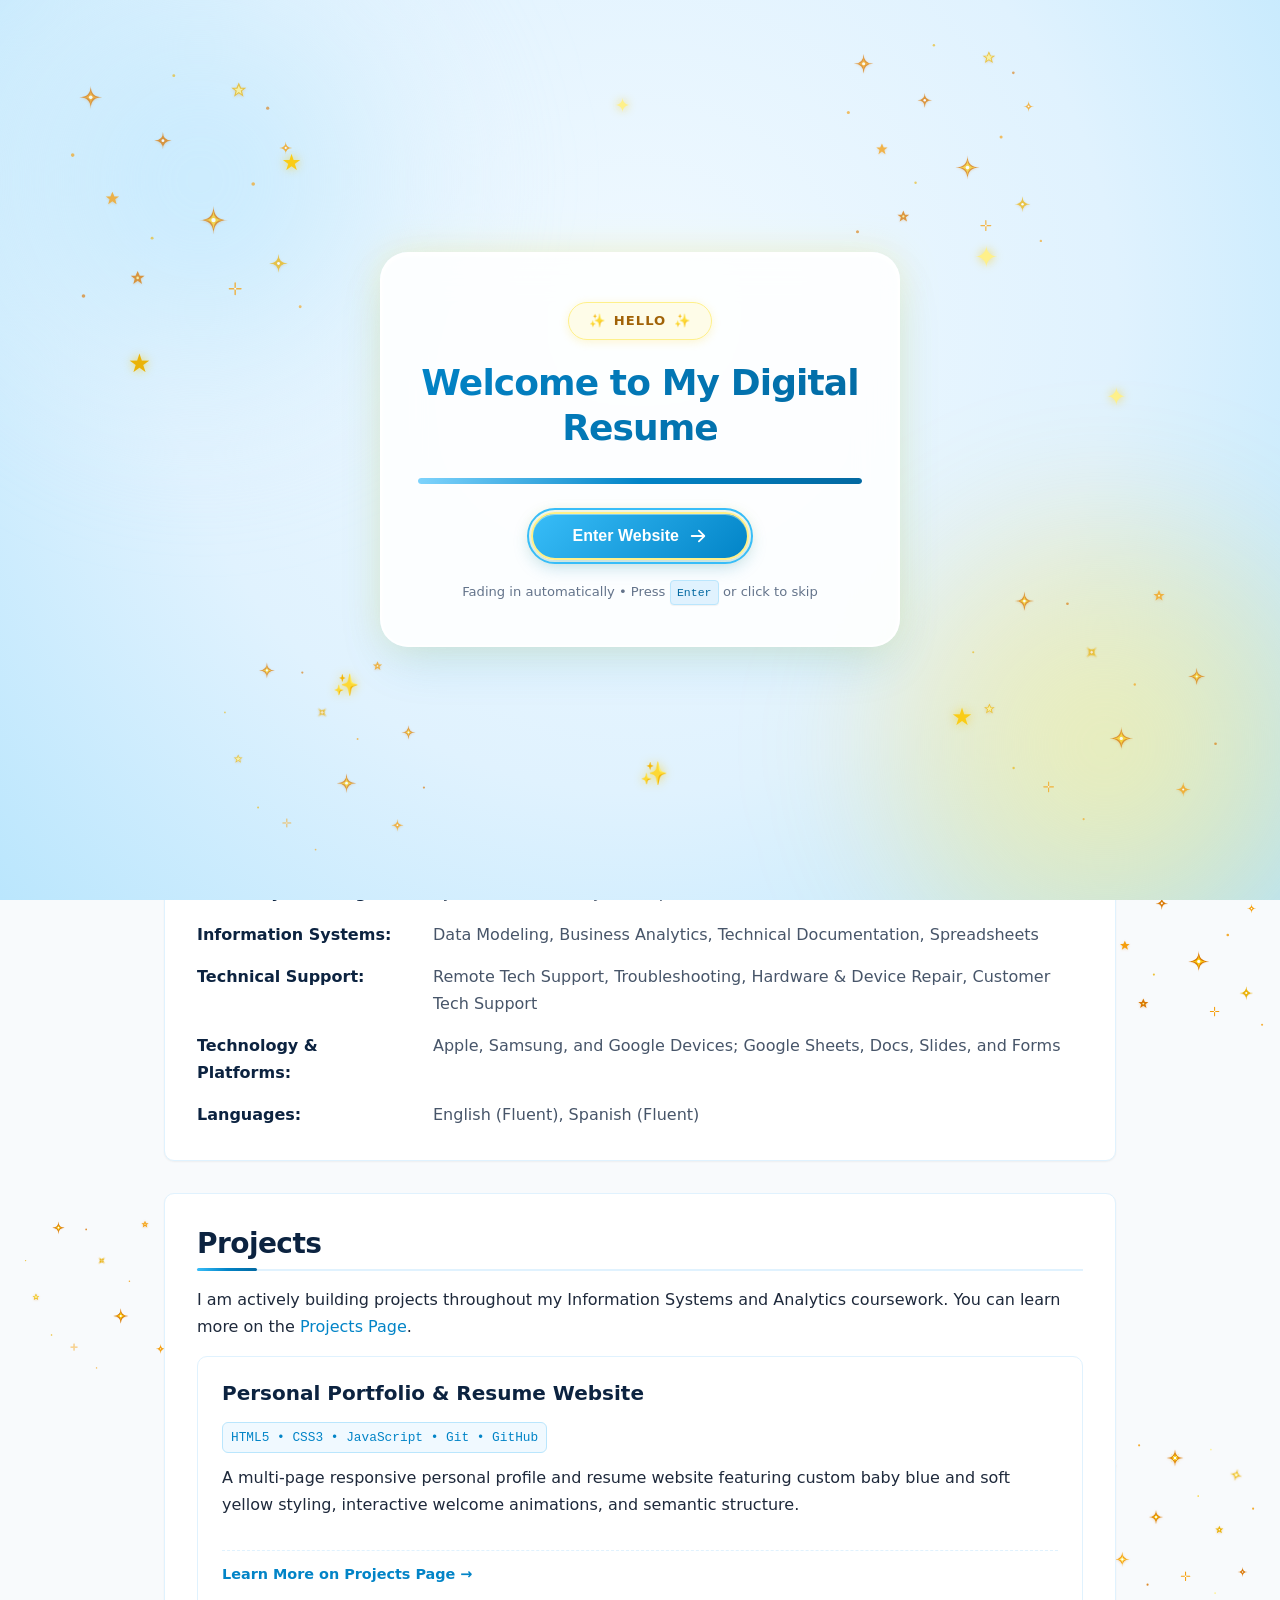
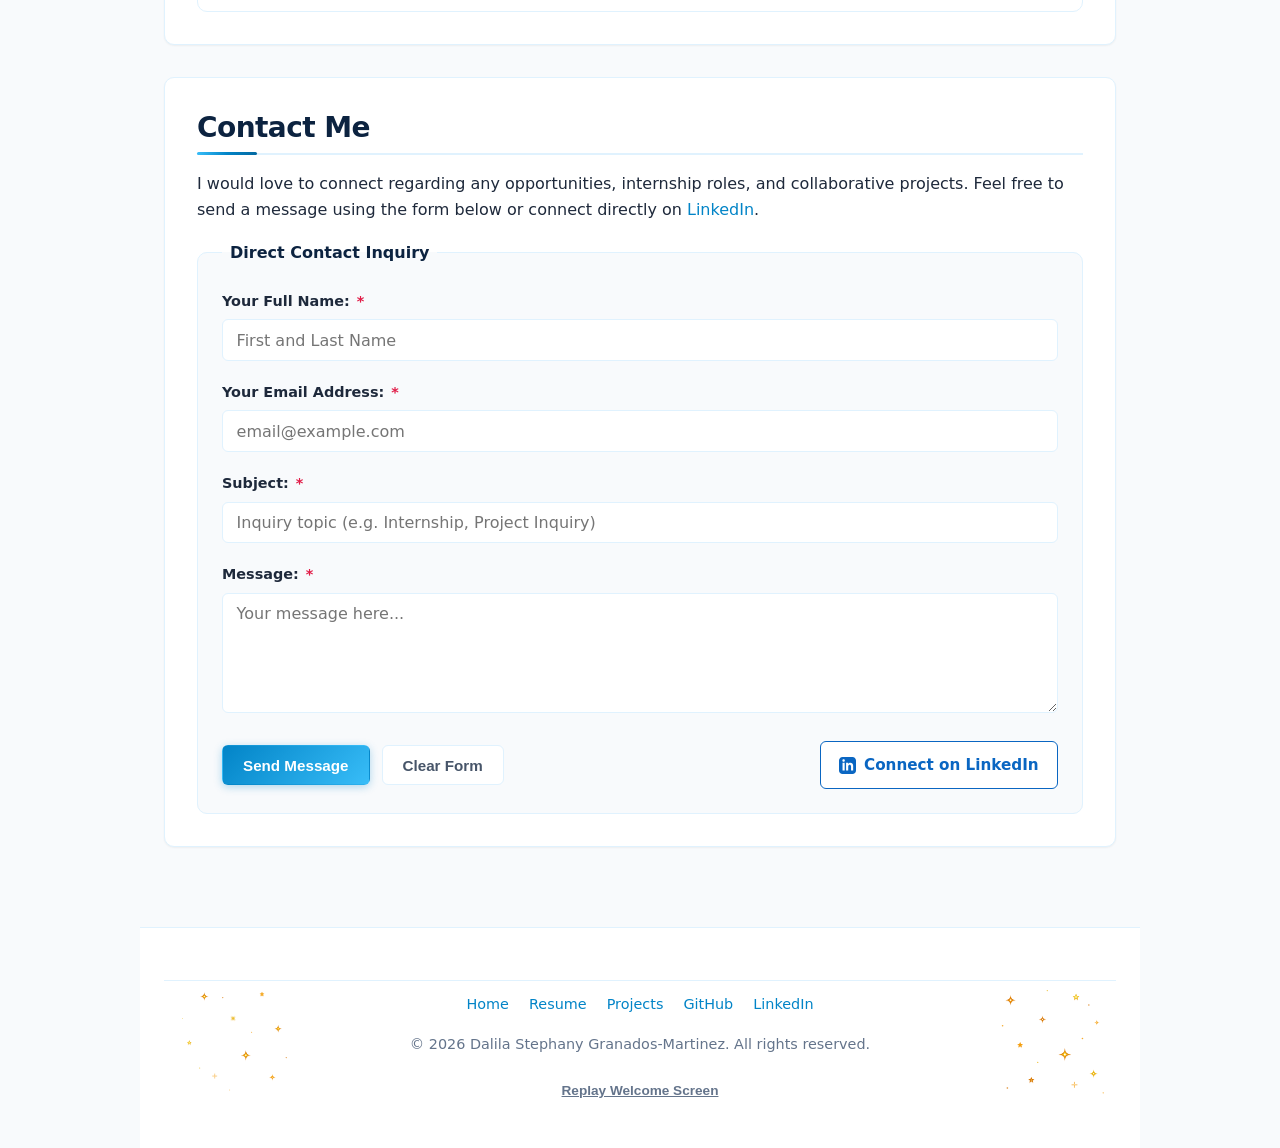
<file: index.html>
<!DOCTYPE html>
<html lang="en">

<head>
    <meta charset="UTF-8">
    <meta name="viewport" content="width=device-width, initial-scale=1.0">
    <meta name="description"
        content="Personal Profile and Portfolio of Dalila Stephany Granados-Martinez, Information Systems and Analytics student at Louisiana State University.">
    <title>Dalila Stephany Granados-Martinez | Home &amp; Profile</title>
    <link rel="icon" type="image/svg+xml" href="data:image/svg+xml,%3Csvg xmlns='http://www.w3.org/2000/svg' viewBox='0 0 24 24'%3E%3Cpath fill='%23facc15' stroke='%23d97706' stroke-width='0.5' d='M12 2l2.4 7.2h7.6l-6.2 4.5 2.4 7.3-6.2-4.5-6.2 4.5 2.4-7.3-6.2-4.5h7.6z'/%3E%3C/svg%3E">
    <link rel="stylesheet" href="styles.css?v=9">
    <noscript>
        <style>
            .welcome-overlay { display: none !important; }
            body.welcome-active { overflow: auto !important; }
        </style>
    </noscript>
</head>

<body class="page-home">

    <!-- Welcome to Digital Resume Splash Overlay -->
    <aside id="welcome-overlay" class="welcome-overlay" role="dialog" aria-modal="true"
        aria-label="Welcome to Digital Resume">
        <div class="welcome-glow-blue" aria-hidden="true"></div>
        <div class="welcome-glow-yellow" aria-hidden="true"></div>

        <!-- Star illustrations clusters -->
        <div class="welcome-star-decor welcome-star-left" aria-hidden="true">
            <img src="gold-stars-1.svg" alt="" width="260" height="260">
        </div>
        <div class="welcome-star-decor welcome-star-right" aria-hidden="true">
            <img src="gold-stars-2.svg" alt="" width="280" height="280">
        </div>
        <div class="welcome-star-decor welcome-star-top-right" aria-hidden="true">
            <img src="gold-stars-1.svg" alt="" width="220" height="220">
        </div>
        <div class="welcome-star-decor welcome-star-bottom-left" aria-hidden="true">
            <img src="gold-stars-2.svg" alt="" width="230" height="230">
        </div>

        <!-- Cute Floating Twinkling Stars -->
        <div class="welcome-sparkles" aria-hidden="true">
            <span class="cute-star star-1">★</span>
            <span class="cute-star star-2">✦</span>
            <span class="cute-star star-3">✨</span>
            <span class="cute-star star-4">★</span>
            <span class="cute-star star-5">✦</span>
            <span class="cute-star star-6">✨</span>
            <span class="cute-star star-7">★</span>
            <span class="cute-star star-8">✦</span>
        </div>

        <div class="welcome-card">
            <div class="welcome-pill">
                <span class="welcome-pill-sparkle">✨</span> Hello <span class="welcome-pill-sparkle">✨</span>
            </div>

            <h2 class="welcome-title">Welcome to My Digital Resume</h2>

            <div class="welcome-timer-bar" aria-hidden="true">
                <div class="welcome-timer-progress" id="welcome-progress"></div>
            </div>

            <div class="welcome-actions">
                <button type="button" id="enter-site-btn" class="welcome-btn-enter">
                    <span>Enter Website</span>
                    <svg class="welcome-arrow-icon" width="18" height="18" viewBox="0 0 20 20" fill="currentColor"
                        aria-hidden="true">
                        <path fill-rule="evenodd"
                            d="M10.293 3.293a1 1 0 011.414 0l6 6a1 1 0 010 1.414l-6 6a1 1 0 01-1.414-1.414L14.586 11H3a1 1 0 110-2h11.586l-4.293-4.293a1 1 0 010-1.414z"
                            clip-rule="evenodd" />
                    </svg>
                </button>
            </div>
            <p class="welcome-hint">Fading in automatically &bull; Press <kbd>Enter</kbd> or click to skip</p>
        </div>
    </aside>

    <header>
        <div class="brand-wrapper">
            <h1 class="brand-title">Dalila Stephany Granados-Martinez</h1>
            <p class="brand-subtitle">Information Systems &amp; Analytics &bull; Cyber Risk Concentration &bull; LSU</p>
            <p class="contact-meta">
                Location: Baton Rouge, Louisiana &bull;
                Email: <a href="mailto:dalilagranados08@gmail.com">dalilagranados08@gmail.com</a> &bull;
                GitHub: <a href="https://github.com/dalila-granados" target="_blank"
                    rel="noopener noreferrer">github.com/dalila-granados</a> &bull;
                LinkedIn: <a href="https://www.linkedin.com/in/dalila-granados-4bb6a51a4" target="_blank"
                    rel="noopener noreferrer">linkedin.com/in/dalila-granados</a>
            </p>
        </div>

        <nav aria-label="Main Navigation">
            <ul class="nav-links">
                <li><button type="button" class="nav-action-btn js-replay-welcome" title="Replay Welcome Intro">✦ Intro</button></li>
                <li><a href="index.html" class="active">Home</a></li>
                <li><a href="resume.html">Resume</a></li>
                <li><a href="project.html">Projects</a></li>
            </ul>
        </nav>
    </header>

    <main>
        <!-- About Section -->
        <section id="about">
            <h2>About Me</h2>
            <div class="profile-card">
                <figure class="profile-avatar">
                    <img src="headshot.png?v=2" alt="Headshot of Dalila Stephany Granados-Martinez" width="160"
                        height="160">
                </figure>
                <div class="profile-content">
                    <p>
                        Welcome! I am <strong>Dalila Stephany Granados-Martinez</strong>, an Information Systems and
                        Analytics undergraduate at <strong>Louisiana State University (LSU)</strong> concentrating in
                        <strong>Cyber Risk</strong>.
                    </p>
                    <p>
                        I am currently an Operations Specialist at Apple,
                        managing end-to-end retail operations, high-volume inventory workflows, and customer problem
                        resolution.
                    </p>
                    <p>
                        My background also includes technical support at LSU Frey Computing Services, serving as Lead
                        Repair Technician at UBreakIFix diagnosing Apple, Samsung, and Google devices, and retail
                        leadership as a Manager at Walgreens.
                    </p>
                    <p>
                        Explore my comprehensive work history and coursework on my <a href="resume.html">Resume</a>
                        page, and review my software and analytics work on the <a href="project.html">Projects</a> page.
                    </p>
                </div>
            </div>
        </section>

        <!-- Core Competencies Overview -->
        <section id="overview">
            <h2>Core Competencies &amp; Skills</h2>
            <dl>
                <dt>Currently Learning:</dt>
                <dd>Python, HTML, CSS, JavaScript, SQL</dd>

                <dt>Information Systems:</dt>
                <dd>Data Modeling, Business Analytics, Technical Documentation, Spreadsheets</dd>

                <dt>Technical Support:</dt>
                <dd>Remote Tech Support, Troubleshooting, Hardware &amp; Device Repair, Customer Tech Support</dd>

                <dt>Technology &amp; Platforms:</dt>
                <dd>Apple, Samsung, and Google Devices; Google Sheets, Docs, Slides, and Forms</dd>

                <dt>Languages:</dt>
                <dd>English (Fluent), Spanish (Fluent)</dd>
            </dl>
        </section>

        <!-- Featured Projects Section -->
        <section id="featured-work">
            <h2>Projects</h2>
            <p>I am actively building projects throughout my Information Systems and Analytics coursework. You can learn
                more on the <a href="project.html">Projects Page</a>.</p>

            <article class="project-card">
                <div>
                    <h3>Personal Portfolio &amp; Resume Website</h3>
                    <span class="project-tech">HTML5 &bull; CSS3 &bull; JavaScript &bull; Git &bull; GitHub</span>
                    <p>A multi-page responsive personal profile and resume website featuring custom baby blue and soft yellow styling, interactive welcome animations, and semantic structure.</p>
                </div>
                <div class="project-links">
                    <a href="project.html">Learn More on Projects Page &rarr;</a>
                </div>
            </article>
        </section>

        <!-- Contact Section -->
        <section id="contact" class="contact-section">
            <h2>Contact Me</h2>
            <p>I would love to connect regarding any opportunities, internship roles, and collaborative projects.
                Feel free to send a message using the form below or connect directly on
                <a href="https://www.linkedin.com/in/dalila-granados-4bb6a51a4" target="_blank" rel="noopener noreferrer">LinkedIn</a>.</p>

            <form id="contact-form" action="https://formsubmit.co/dalilagranados08@gmail.com" method="POST">
                <!-- FormSubmit Configuration & Anti-Spam -->
                <input type="hidden" name="_captcha" value="false">
                <input type="hidden" name="_template" value="table">
                <input type="hidden" name="_subject" id="contact-form-subject" value="New Portfolio Contact Message">
                <input type="text" name="_honey" style="display:none" tabindex="-1" autocomplete="off">

                <fieldset>
                    <legend>Direct Contact Inquiry</legend>

                    <!-- Dynamic Live Status Banner -->
                    <div id="contact-status" class="form-status" aria-live="polite" role="status" style="display: none;"></div>

                    <div class="form-group">
                        <label for="contact-name">Your Full Name: <span class="required-indicator" aria-hidden="true">*</span></label>
                        <input type="text" id="contact-name" name="name" placeholder="First and Last Name" required autocomplete="name">
                    </div>
                    <div class="form-group">
                        <label for="contact-email">Your Email Address: <span class="required-indicator" aria-hidden="true">*</span></label>
                        <input type="email" id="contact-email" name="email" placeholder="email@example.com" required autocomplete="email">
                    </div>
                    <div class="form-group">
                        <label for="contact-subject">Subject: <span class="required-indicator" aria-hidden="true">*</span></label>
                        <input type="text" id="contact-subject" name="subject" placeholder="Inquiry topic (e.g. Internship, Project Inquiry)" required>
                    </div>
                    <div class="form-group">
                        <label for="contact-message">Message: <span class="required-indicator" aria-hidden="true">*</span></label>
                        <textarea id="contact-message" name="message" rows="5" placeholder="Your message here..." required></textarea>
                    </div>
                    <div class="form-actions">
                        <button type="submit" id="contact-submit-btn">
                            <span class="btn-text">Send Message</span>
                            <span class="btn-spinner" aria-hidden="true" style="display: none;">
                                <svg class="spinner-svg" viewBox="0 0 24 24" width="16" height="16">
                                    <circle class="spinner-circle" cx="12" cy="12" r="10" stroke="currentColor" stroke-width="3" fill="none" stroke-linecap="round"/>
                                </svg>
                            </span>
                        </button>
                        <button type="reset" id="contact-reset-btn">Clear Form</button>
                        <a href="https://www.linkedin.com/in/dalila-granados-4bb6a51a4" target="_blank" rel="noopener noreferrer" class="btn-linkedin" id="contact-linkedin-btn">
                            <svg class="linkedin-icon" width="16" height="16" viewBox="0 0 24 24" fill="currentColor" aria-hidden="true">
                                <path d="M19 0h-14c-2.761 0-5 2.239-5 5v14c0 2.761 2.239 5 5 5h14c2.762 0 5-2.239 5-5v-14c0-2.761-2.238-5-5-5zm-11 19h-3v-11h3v11zm-1.5-12.268c-.966 0-1.75-.79-1.75-1.764s.784-1.764 1.75-1.764 1.75.79 1.75 1.764-.783 1.764-1.75 1.764zm13.5 12.268h-3v-5.604c0-3.368-4-3.113-4 0v5.604h-3v-11h3v1.765c1.396-2.586 7-2.777 7 2.476v6.759z"/>
                            </svg>
                            <span>Connect on LinkedIn</span>
                        </a>
                    </div>
                </fieldset>
            </form>
        </section>
    </main>

    <footer>
        <nav aria-label="Footer Navigation" class="footer-nav">
            <a href="index.html">Home</a>
            <a href="resume.html">Resume</a>
            <a href="project.html">Projects</a>
            <a href="https://github.com/dalila-granados" target="_blank" rel="noopener noreferrer">GitHub</a>
            <a href="https://www.linkedin.com/in/dalila-granados-4bb6a51a4" target="_blank" rel="noopener noreferrer">LinkedIn</a>
        </nav>
        <p>&copy; 2026 Dalila Stephany Granados-Martinez. All rights reserved.</p>
        <p><button type="button" class="footer-replay-btn js-replay-welcome">Replay Welcome Screen</button></p>
    </footer>

    <script src="welcome.js"></script>
</body>

</html>
</file>
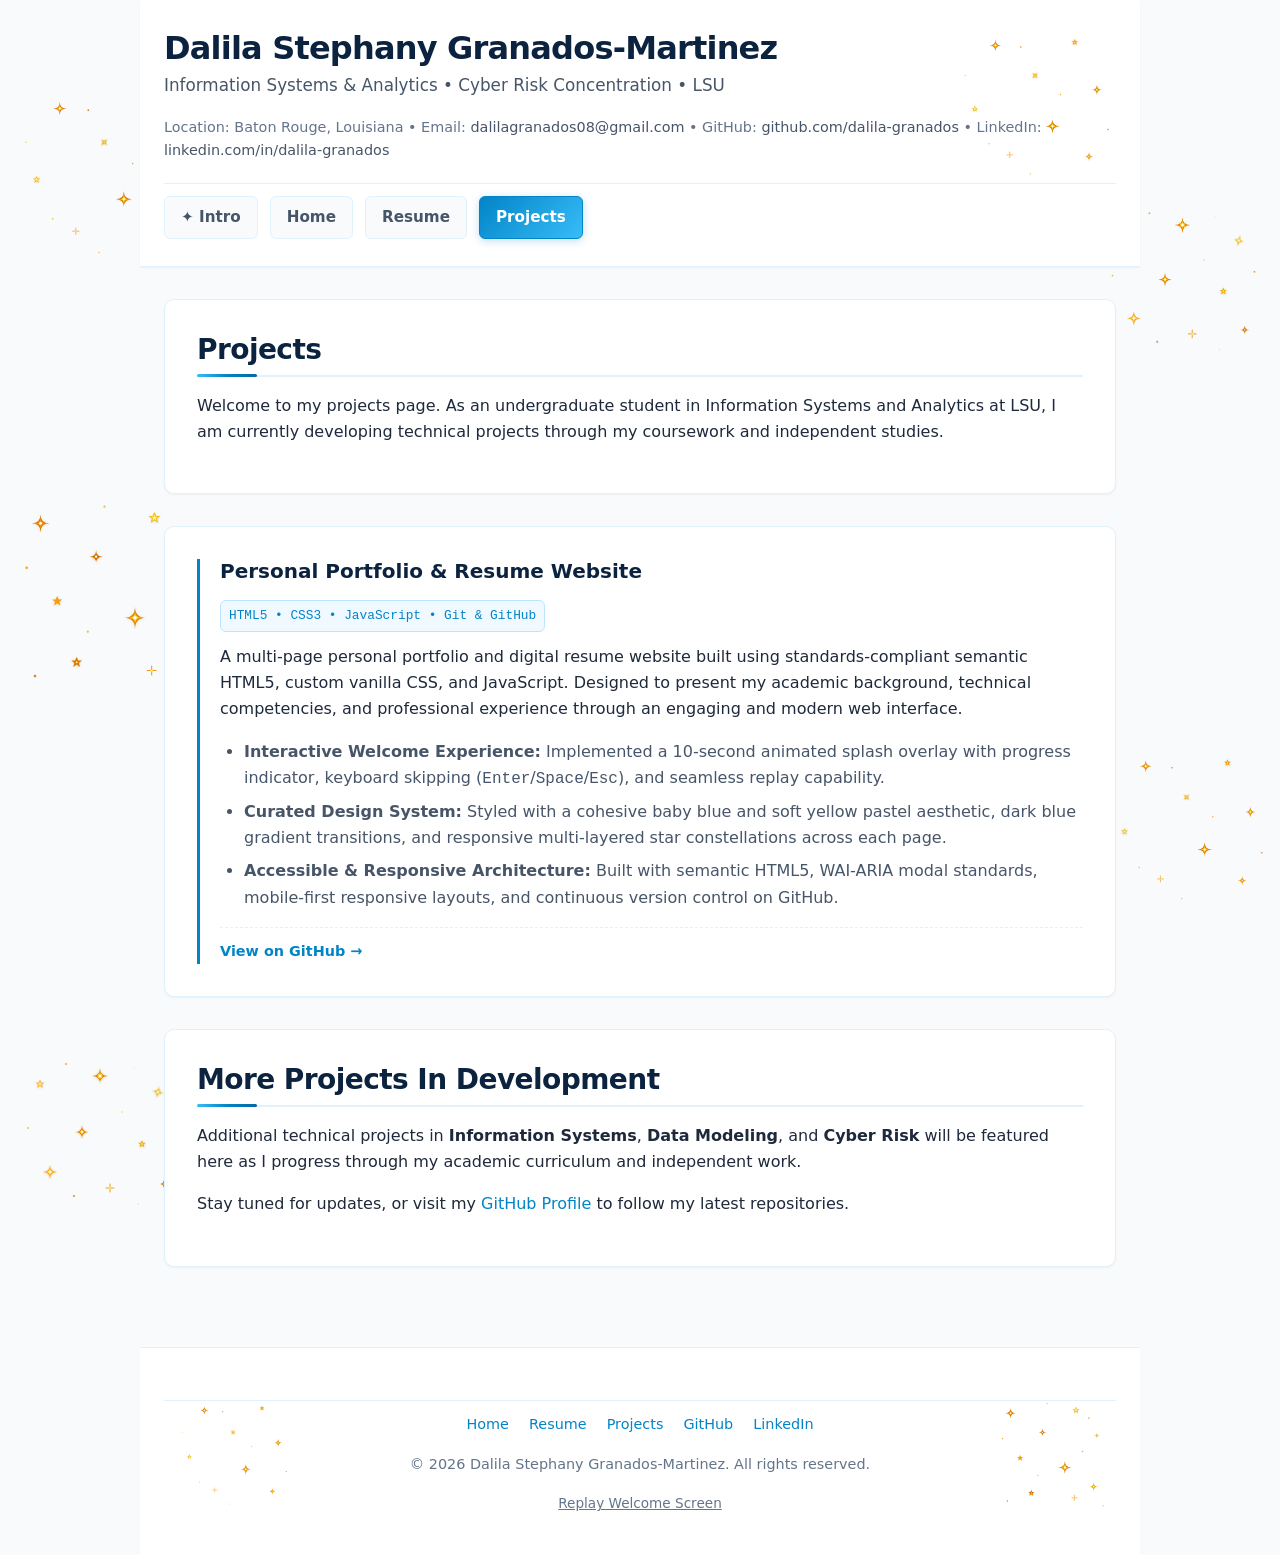
<file: project.html>
<!DOCTYPE html>
<html lang="en">

<head>
    <meta charset="UTF-8">
    <meta name="viewport" content="width=device-width, initial-scale=1.0">
    <meta name="description"
        content="Projects Portfolio of Dalila Stephany Granados-Martinez, Information Systems and Analytics student at Louisiana State University.">
    <title>Dalila Stephany Granados-Martinez | Projects</title>
    <link rel="icon" type="image/svg+xml" href="data:image/svg+xml,%3Csvg xmlns='http://www.w3.org/2000/svg' viewBox='0 0 24 24'%3E%3Cpath fill='%23facc15' stroke='%23d97706' stroke-width='0.5' d='M12 2l2.4 7.2h7.6l-6.2 4.5 2.4 7.3-6.2-4.5-6.2 4.5 2.4-7.3-6.2-4.5h7.6z'/%3E%3C/svg%3E">
    <link rel="stylesheet" href="styles.css?v=9">
</head>

<body class="page-projects">

    <header>
        <div class="brand-wrapper">
            <h1 class="brand-title">Dalila Stephany Granados-Martinez</h1>
            <p class="brand-subtitle">Information Systems &amp; Analytics &bull; Cyber Risk Concentration &bull; LSU</p>
            <p class="contact-meta">
                Location: Baton Rouge, Louisiana &bull;
                Email: <a href="mailto:dalilagranados08@gmail.com">dalilagranados08@gmail.com</a> &bull;
                GitHub: <a href="https://github.com/dalila-granados" target="_blank"
                    rel="noopener noreferrer">github.com/dalila-granados</a> &bull;
                LinkedIn: <a href="https://www.linkedin.com/in/dalila-granados-4bb6a51a4" target="_blank"
                    rel="noopener noreferrer">linkedin.com/in/dalila-granados</a>
            </p>
        </div>

        <nav aria-label="Main Navigation">
            <ul class="nav-links">
                <li><a href="index.html?intro=1" class="nav-action-btn" title="View Welcome Intro">✦ Intro</a></li>
                <li><a href="index.html">Home</a></li>
                <li><a href="resume.html">Resume</a></li>
                <li><a href="project.html" class="active">Projects</a></li>
            </ul>
        </nav>
    </header>

    <main>
        <!-- Projects Overview Section -->
        <section id="projects-overview">
            <h2>Projects</h2>
            <p>
                Welcome to my projects page. As an undergraduate student in Information Systems and Analytics at LSU, I
                am currently developing technical projects through my coursework and independent studies.
            </p>
        </section>

        <!-- Featured Project: Personal Portfolio Website -->
        <section id="personal-website">
            <article>
                <h3>Personal Portfolio &amp; Resume Website</h3>
                <span class="project-tech">HTML5 &bull; CSS3 &bull; JavaScript &bull; Git &amp; GitHub</span>
                <p>
                    A multi-page personal portfolio and digital resume website built using standards-compliant semantic
                    HTML5, custom vanilla CSS, and JavaScript. Designed to present my academic background, technical competencies,
                    and professional experience through an engaging and modern web interface.
                </p>
                <ul>
                    <li><strong>Interactive Welcome Experience:</strong> Implemented a 10-second animated splash overlay with progress indicator, keyboard skipping (<kbd>Enter</kbd>/<kbd>Space</kbd>/<kbd>Esc</kbd>), and seamless replay capability.</li>
                    <li><strong>Curated Design System:</strong> Styled with a cohesive baby blue and soft yellow pastel aesthetic, dark blue gradient transitions, and responsive multi-layered star constellations across each page.</li>
                    <li><strong>Accessible &amp; Responsive Architecture:</strong> Built with semantic HTML5, WAI-ARIA modal standards, mobile-first responsive layouts, and continuous version control on GitHub.</li>
                </ul>

                <div class="project-links">
                    <a href="https://github.com/dalila-granados" target="_blank" rel="noopener noreferrer">View on
                        GitHub &rarr;</a>
                </div>
            </article>
        </section>

        <!-- Upcoming Projects Placeholder Section -->
        <section id="upcoming-projects">
            <h2>More Projects In Development</h2>
            <p>
                Additional technical projects in <strong>Information Systems</strong>, <strong>Data Modeling</strong>,
                and <strong>Cyber Risk</strong> will be featured here as I progress through my academic curriculum and
                independent work.
            </p>
            <p>
                Stay tuned for updates, or visit my <a href="https://github.com/dalila-granados" target="_blank"
                    rel="noopener noreferrer">GitHub Profile</a> to follow my latest repositories.
            </p>
        </section>
    </main>

    <footer>
        <nav aria-label="Footer Navigation" class="footer-nav">
            <a href="index.html">Home</a>
            <a href="resume.html">Resume</a>
            <a href="project.html">Projects</a>
            <a href="https://github.com/dalila-granados" target="_blank" rel="noopener noreferrer">GitHub</a>
            <a href="https://www.linkedin.com/in/dalila-granados-4bb6a51a4" target="_blank" rel="noopener noreferrer">LinkedIn</a>
        </nav>
        <p>&copy; 2026 Dalila Stephany Granados-Martinez. All rights reserved.</p>
        <p><a href="index.html?intro=1" class="footer-replay-btn">Replay Welcome Screen</a></p>
    </footer>

</body>

</html>
</file>
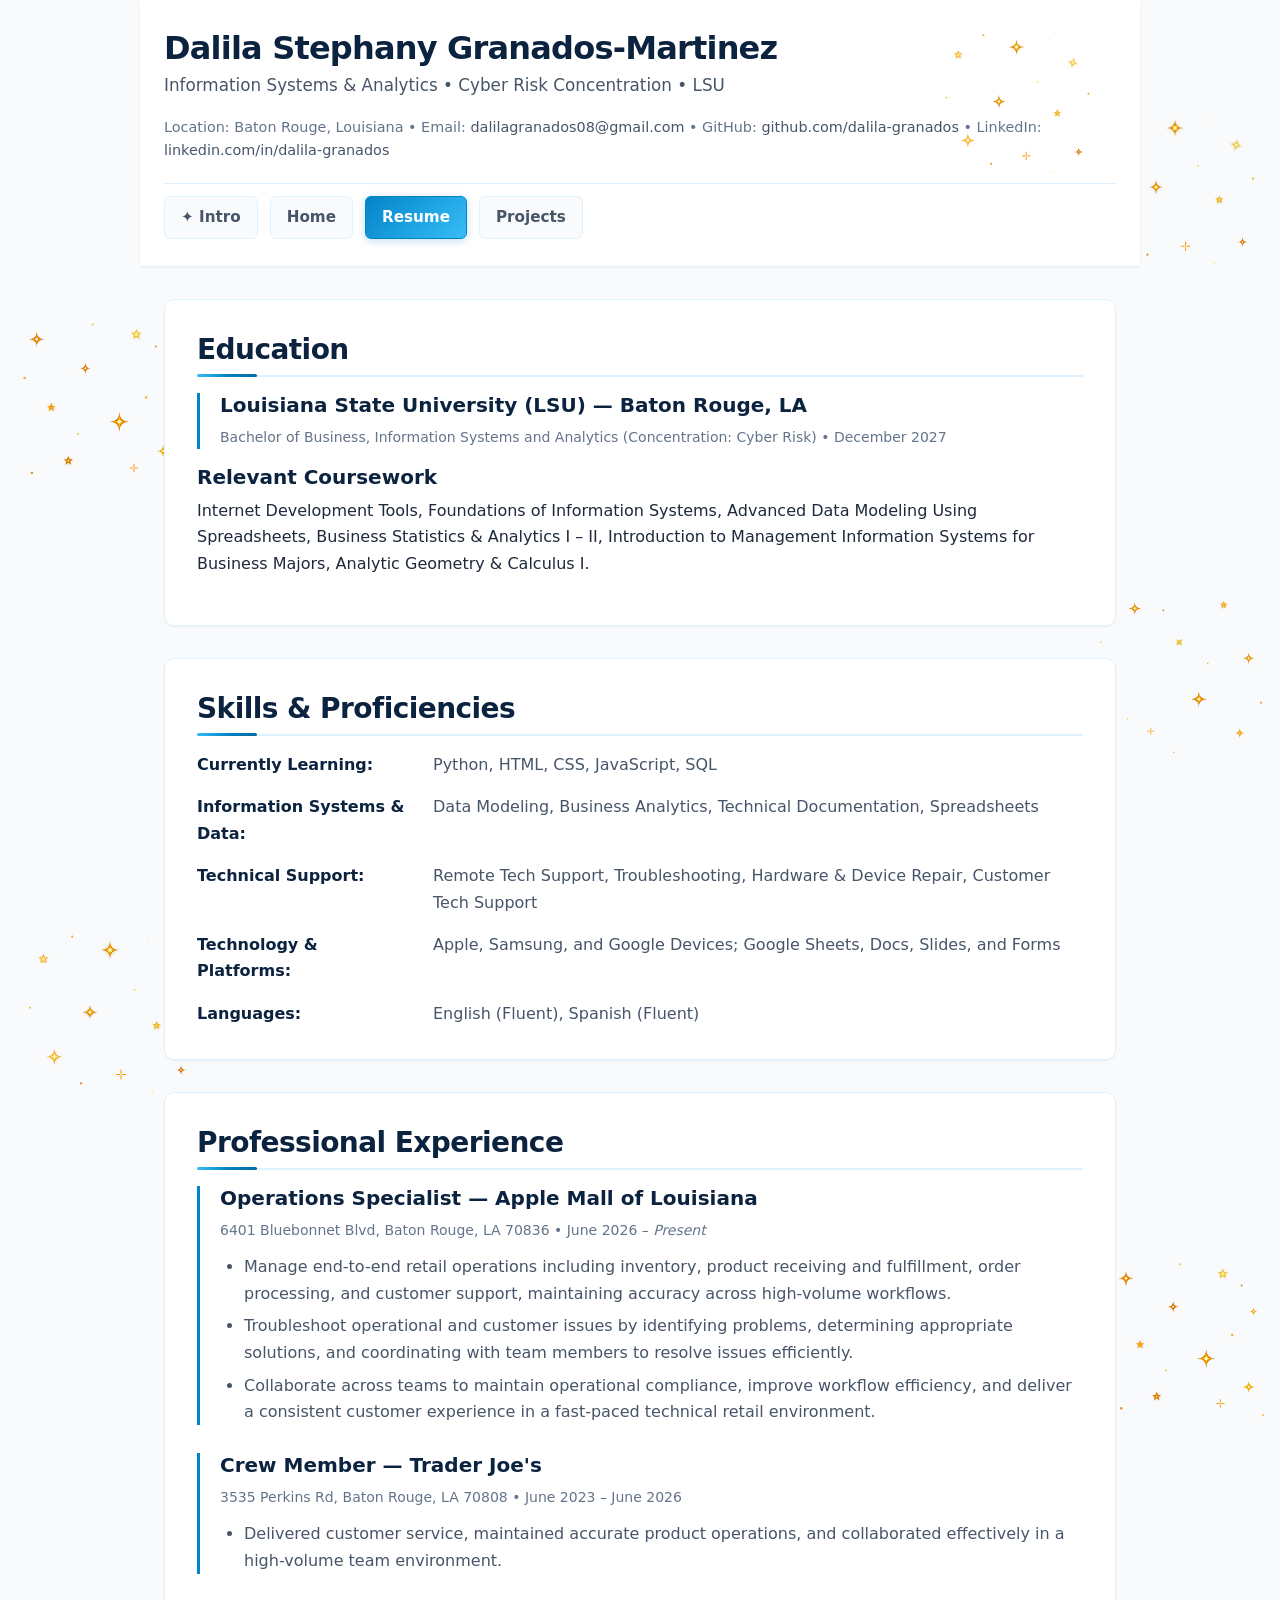
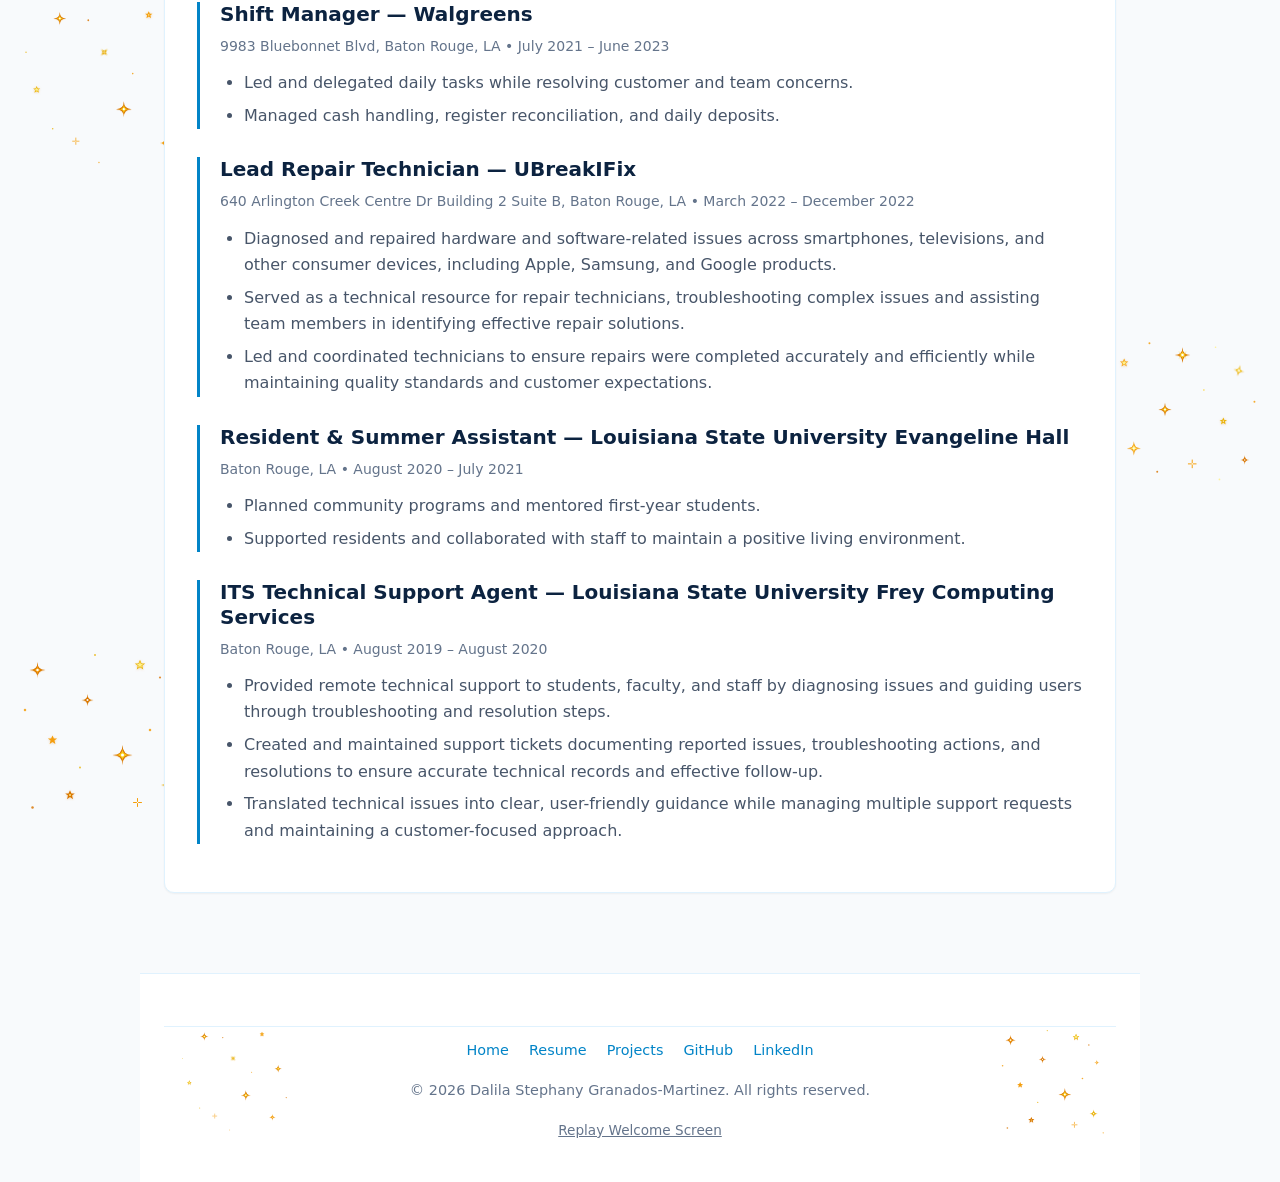
<file: resume.html>
<!DOCTYPE html>
<html lang="en">

<head>
    <meta charset="UTF-8">
    <meta name="viewport" content="width=device-width, initial-scale=1.0">
    <meta name="description"
        content="Resume of Dalila Stephany Granados-Martinez, Information Systems and Analytics student at Louisiana State University.">
    <title>Dalila Stephany Granados-Martinez | Resume</title>
    <link rel="icon" type="image/svg+xml"
        href="data:image/svg+xml,%3Csvg xmlns='http://www.w3.org/2000/svg' viewBox='0 0 24 24'%3E%3Cpath fill='%23facc15' stroke='%23d97706' stroke-width='0.5' d='M12 2l2.4 7.2h7.6l-6.2 4.5 2.4 7.3-6.2-4.5-6.2 4.5 2.4-7.3-6.2-4.5h7.6z'/%3E%3C/svg%3E">
    <link rel="stylesheet" href="styles.css?v=9">
</head>

<body class="page-resume">

    <header>
        <div class="brand-wrapper">
            <h1 class="brand-title">Dalila Stephany Granados-Martinez</h1>
            <p class="brand-subtitle">Information Systems &amp; Analytics &bull; Cyber Risk Concentration &bull; LSU</p>
            <p class="contact-meta">
                Location: Baton Rouge, Louisiana &bull;
                Email: <a href="mailto:dalilagranados08@gmail.com">dalilagranados08@gmail.com</a> &bull;
                GitHub: <a href="https://github.com/dalila-granados" target="_blank"
                    rel="noopener noreferrer">github.com/dalila-granados</a> &bull;
                LinkedIn: <a href="https://www.linkedin.com/in/dalila-granados-4bb6a51a4" target="_blank"
                    rel="noopener noreferrer">linkedin.com/in/dalila-granados</a>
            </p>
        </div>

        <nav aria-label="Main Navigation">
            <ul class="nav-links">
                <li><a href="index.html?intro=1" class="nav-action-btn" title="View Welcome Intro">✦ Intro</a></li>
                <li><a href="index.html">Home</a></li>
                <li><a href="resume.html" class="active">Resume</a></li>
                <li><a href="project.html">Projects</a></li>
            </ul>
        </nav>
    </header>

    <main>
        <!-- Education Section -->
        <section id="education">
            <h2>Education</h2>

            <article>
                <h3>Louisiana State University (LSU) &mdash; Baton Rouge, LA</h3>
                <p class="meta-date">Bachelor of Business, Information Systems and Analytics (Concentration: Cyber Risk)
                    &bull; <time datetime="2027-12">December 2027</time></p>
            </article>

            <h3>Relevant Coursework</h3>
            <p>
                Internet Development Tools, Foundations of Information Systems, Advanced Data Modeling Using
                Spreadsheets, Business Statistics &amp; Analytics I &ndash; II, Introduction to Management Information
                Systems for Business Majors, Analytic Geometry &amp; Calculus I.
            </p>
        </section>

        <!-- Technical & Professional Skills Section -->
        <section id="technical-skills">
            <h2>Skills &amp; Proficiencies</h2>
            <dl>
                <dt>Currently Learning:</dt>
                <dd>Python, HTML, CSS, JavaScript, SQL</dd>

                <dt>Information Systems &amp; Data:</dt>
                <dd>Data Modeling, Business Analytics, Technical Documentation, Spreadsheets</dd>

                <dt>Technical Support:</dt>
                <dd>Remote Tech Support, Troubleshooting, Hardware &amp; Device Repair, Customer Tech Support</dd>

                <dt>Technology &amp; Platforms:</dt>
                <dd>Apple, Samsung, and Google Devices; Google Sheets, Docs, Slides, and Forms</dd>

                <dt>Languages:</dt>
                <dd>English (Fluent), Spanish (Fluent)</dd>
            </dl>
        </section>

        <!-- Work Experience Section -->
        <section id="work-experience">
            <h2>Professional Experience</h2>

            <article>
                <h3>Operations Specialist &mdash; Apple Mall of Louisiana</h3>
                <p class="meta-date">6401 Bluebonnet Blvd, Baton Rouge, LA 70836 &bull; <time datetime="2026-06">June
                        2026</time> &ndash; <em>Present</em></p>
                <ul>
                    <li>Manage end-to-end retail operations including inventory, product receiving and fulfillment,
                        order processing, and customer support, maintaining accuracy across high-volume workflows.</li>
                    <li>Troubleshoot operational and customer issues by identifying problems, determining appropriate
                        solutions, and coordinating with team members to resolve issues efficiently.</li>
                    <li>Collaborate across teams to maintain operational compliance, improve workflow efficiency, and
                        deliver a consistent customer experience in a fast-paced technical retail environment.</li>
                </ul>
            </article>

            <article>
                <h3>Crew Member &mdash; Trader Joe's</h3>
                <p class="meta-date">3535 Perkins Rd, Baton Rouge, LA 70808 &bull; <time datetime="2023-06">June
                        2023</time> &ndash; <time datetime="2026-06">June 2026</time></p>
                <ul>
                    <li>Delivered customer service, maintained accurate product operations, and collaborated effectively
                        in a high-volume team environment.</li>
                </ul>
            </article>

            <article>
                <h3>Shift Manager &mdash; Walgreens</h3>
                <p class="meta-date">9983 Bluebonnet Blvd, Baton Rouge, LA &bull; <time datetime="2021-07">July
                        2021</time> &ndash; <time datetime="2023-06">June 2023</time></p>
                <ul>
                    <li>Led and delegated daily tasks while resolving customer and team concerns.</li>
                    <li>Managed cash handling, register reconciliation, and daily deposits.</li>
                </ul>
            </article>

            <article>
                <h3>Lead Repair Technician &mdash; UBreakIFix</h3>
                <p class="meta-date">640 Arlington Creek Centre Dr Building 2 Suite B, Baton Rouge, LA &bull; <time
                        datetime="2022-03">March 2022</time> &ndash; <time datetime="2022-12">December 2022</time></p>
                <ul>
                    <li>Diagnosed and repaired hardware and software-related issues across smartphones, televisions, and
                        other consumer devices, including Apple, Samsung, and Google products.</li>
                    <li>Served as a technical resource for repair technicians, troubleshooting complex issues and
                        assisting team members in identifying effective repair solutions.</li>
                    <li>Led and coordinated technicians to ensure repairs were completed accurately and efficiently
                        while maintaining quality standards and customer expectations.</li>
                </ul>
            </article>

            <article>
                <h3>Resident &amp; Summer Assistant &mdash; Louisiana State University Evangeline Hall</h3>
                <p class="meta-date">Baton Rouge, LA &bull; <time datetime="2020-08">August 2020</time> &ndash; <time
                        datetime="2021-07">July 2021</time></p>
                <ul>
                    <li>Planned community programs and mentored first-year students.</li>
                    <li>Supported residents and collaborated with staff to maintain a positive living environment.</li>
                </ul>
            </article>

            <article>
                <h3>ITS Technical Support Agent &mdash; Louisiana State University Frey Computing Services</h3>
                <p class="meta-date">Baton Rouge, LA &bull; <time datetime="2019-08">August 2019</time> &ndash; <time
                        datetime="2020-08">August 2020</time></p>
                <ul>
                    <li>Provided remote technical support to students, faculty, and staff by diagnosing issues and
                        guiding users through troubleshooting and resolution steps.</li>
                    <li>Created and maintained support tickets documenting reported issues, troubleshooting actions, and
                        resolutions to ensure accurate technical records and effective follow-up.</li>
                    <li>Translated technical issues into clear, user-friendly guidance while managing multiple support
                        requests and maintaining a customer-focused approach.</li>
                </ul>
            </article>
        </section>
    </main>

    <footer>
        <nav aria-label="Footer Navigation" class="footer-nav">
            <a href="index.html">Home</a>
            <a href="resume.html">Resume</a>
            <a href="project.html">Projects</a>
            <a href="https://github.com/dalila-granados" target="_blank" rel="noopener noreferrer">GitHub</a>
            <a href="https://www.linkedin.com/in/dalila-granados-4bb6a51a4" target="_blank" rel="noopener noreferrer">LinkedIn</a>
        </nav>
        <p>&copy; 2026 Dalila Stephany Granados-Martinez. All rights reserved.</p>
        <p><a href="index.html?intro=1" class="footer-replay-btn">Replay Welcome Screen</a></p>
    </footer>

</body>

</html>
</file>
<file: styles.css>
/* ==========================================================================
   Dalila Granados - Personal Portfolio & Resume Stylesheet
   Modern, responsive, and clean design system using Vanilla CSS.
   ========================================================================== */

/* CSS Custom Properties / Design Tokens - Baby Blue & Soft Yellow Theme */
:root {
    --primary-color: #0284c7;       /* Rich Baby Blue / Sky for accessible text & elements */
    --primary-hover: #0369a1;       /* Deep Sky Blue for hover states */
    --primary-light: #f0f9ff;       /* Very soft baby blue tint for badges, tags, pills */
    --primary-baby-blue: #38bdf8;   /* Vibrant baby blue for gradients, glows, and accents */
    --primary-sky-soft: #bae6fd;    /* Soft pastel baby blue */
    
    --secondary-color: #0c2340;     /* Deep midnight navy for bold headings & text contrast */
    
    --accent-color: #facc15;        /* Soft sunny yellow */
    --accent-soft: #fef08a;         /* Delicate soft butter yellow */
    --accent-light: #fefce8;        /* Ultra soft pastel yellow for hovers & highlights */
    --accent-glow: rgba(250, 204, 21, 0.4);

    --text-primary: #1e293b;
    --text-secondary: #475569;
    --text-muted: #64748b;
    --bg-main: #f8fafc;
    --bg-card: #ffffff;
    --border-color: #e0f2fe;
    --border-hover: #bae6fd;

    --shadow-sm: 0 1px 2px 0 rgba(0, 0, 0, 0.05);
    --shadow-md: 0 4px 6px -1px rgba(0, 0, 0, 0.08), 0 2px 4px -2px rgba(0, 0, 0, 0.06);
    --shadow-lg: 0 10px 15px -3px rgba(0, 0, 0, 0.08), 0 4px 6px -4px rgba(0, 0, 0, 0.06);

    --font-sans: system-ui, -apple-system, BlinkMacSystemFont, "Segoe UI", Roboto, Oxygen, Ubuntu, Cantarell, "Open Sans", "Helvetica Neue", sans-serif;
    --font-mono: ui-monospace, SFMono-Regular, Menlo, Monaco, Consolas, "Liberation Mono", "Courier New", monospace;

    --radius-sm: 6px;
    --radius-md: 10px;
    --radius-lg: 16px;
    --radius-full: 9999px;

    --transition-fast: 0.15s ease-in-out;
    --transition-normal: 0.25s ease-in-out;
}

/* Reset & Base Styles */
*,
*::before,
*::after {
    box-sizing: border-box;
    margin: 0;
    padding: 0;
}

html {
    font-size: 16px;
    scroll-behavior: smooth;
}

body {
    font-family: var(--font-sans);
    line-height: 1.65;
    color: var(--text-primary);
    background-color: var(--bg-main);
    min-height: 100vh;
    display: flex;
    flex-direction: column;
    overflow-x: hidden;
}

:focus-visible {
    outline: 2px solid var(--primary-baby-blue);
    outline-offset: 2px;
}

/* Page 1: Home Page Star Constellation */
body.page-home {
    background-image: 
        url('gold-stars-1.svg'),
        url('gold-stars-2.svg'),
        url('gold-stars-3.svg'),
        url('gold-stars-1.svg'),
        url('gold-stars-2.svg'),
        url('gold-stars-3.svg');
    background-repeat: no-repeat, no-repeat, no-repeat, no-repeat, no-repeat, no-repeat;
    background-position: 
        calc(50% - 640px) 130px,
        calc(50% + 530px) 250px,
        calc(50% - 610px) 630px,
        calc(50% + 540px) 840px,
        calc(50% - 630px) 1200px,
        calc(50% + 510px) 1420px;
    background-size: 260px auto, 310px auto, 240px auto, 270px auto, 250px auto, 280px auto;
}

/* Page 2: Resume Page Star Constellation (Distinct Rhythm & Higher Frequency for Longer Page) */
body.page-resume {
    background-image: 
        url('gold-stars-3.svg'),
        url('gold-stars-1.svg'),
        url('gold-stars-2.svg'),
        url('gold-stars-3.svg'),
        url('gold-stars-1.svg'),
        url('gold-stars-2.svg'),
        url('gold-stars-3.svg'),
        url('gold-stars-1.svg');
    background-repeat: no-repeat, no-repeat, no-repeat, no-repeat, no-repeat, no-repeat, no-repeat, no-repeat;
    background-position: 
        calc(50% + 540px) 90px,
        calc(50% - 630px) 310px,
        calc(50% + 520px) 580px,
        calc(50% - 650px) 910px,
        calc(50% + 540px) 1250px,
        calc(50% - 610px) 1590px,
        calc(50% + 530px) 1920px,
        calc(50% - 630px) 2240px;
    background-size: 290px auto, 250px auto, 280px auto, 300px auto, 240px auto, 280px auto, 260px auto, 250px auto;
}

/* Page 3: Projects Page Star Constellation (Playful Asymmetric Placement) */
body.page-projects {
    background-image: 
        url('gold-stars-2.svg'),
        url('gold-stars-3.svg'),
        url('gold-stars-1.svg'),
        url('gold-stars-2.svg'),
        url('gold-stars-3.svg');
    background-repeat: no-repeat, no-repeat, no-repeat, no-repeat, no-repeat;
    background-position: 
        calc(50% - 620px) 80px,
        calc(50% + 510px) 190px,
        calc(50% - 650px) 490px,
        calc(50% + 550px) 740px,
        calc(50% - 590px) 1040px;
    background-size: 280px auto, 250px auto, 300px auto, 240px auto, 270px auto;
}

/* Typography */
h1,
h2,
h3,
h4,
h5,
h6 {
    color: var(--secondary-color);
    font-weight: 700;
    line-height: 1.25;
}

h1 {
    font-size: 2.25rem;
    letter-spacing: -0.025em;
    margin-bottom: 0.5rem;
}

h2 {
    font-size: 1.75rem;
    letter-spacing: -0.02em;
    margin-bottom: 1rem;
    padding-bottom: 0.5rem;
    border-bottom: 2px solid var(--border-color);
    position: relative;
}

h2::after {
    content: "";
    position: absolute;
    bottom: -2px;
    left: 0;
    width: 60px;
    height: 3px;
    border-radius: 2px;
    background: linear-gradient(90deg, #38bdf8 0%, #0284c7 50%, #0369a1 100%);
}

h3 {
    font-size: 1.25rem;
    margin-top: 1rem;
    margin-bottom: 0.5rem;
}

p {
    margin-bottom: 1rem;
}

a {
    color: var(--primary-color);
    text-decoration: none;
    transition: color var(--transition-fast);
}

a:hover {
    color: var(--primary-hover);
    text-decoration: underline;
}

/* Layout Container */
.container,
header,
main,
footer {
    width: 100%;
    max-width: 1000px;
    margin-left: auto;
    margin-right: auto;
    padding-left: 1.5rem;
    padding-right: 1.5rem;
}

main {
    flex: 1 0 auto;
    padding-top: 2rem;
    padding-bottom: 3rem;
}

/* Header & Site Brand */
header {
    background-color: var(--bg-card);
    background-image: url('gold-stars-1.svg');
    background-repeat: no-repeat;
    background-position: right 1.75rem top 1rem;
    background-size: 160px auto;
    border-bottom: 1px solid var(--border-color);
    padding-top: 1.75rem;
    padding-bottom: 1.25rem;
    box-shadow: var(--shadow-sm);
    position: relative;
}

body.page-home header {
    background-image: url('gold-stars-1.svg');
    background-position: right 1.75rem top 1rem;
    background-size: 160px auto;
}

body.page-resume header {
    background-image: url('gold-stars-3.svg');
    background-position: right 2.25rem top 0.75rem;
    background-size: 175px auto;
}

body.page-projects header {
    background-image: url('gold-stars-2.svg');
    background-position: right 1.5rem top 1.25rem;
    background-size: 165px auto;
}

.brand-wrapper {
    position: relative;
    z-index: 1;
    margin-bottom: 1rem;
}

.brand-title {
    font-size: 2rem;
    color: var(--secondary-color);
    margin-bottom: 0.25rem;
}

.brand-subtitle {
    font-size: 1.05rem;
    color: var(--text-secondary);
    font-weight: 500;
}

.contact-meta {
    font-size: 0.9rem;
    color: var(--text-muted);
    margin-top: 0.4rem;
}

.contact-meta a {
    color: var(--text-secondary);
    font-weight: 500;
}

.contact-meta a:hover {
    color: var(--primary-color);
}

/* Navigation */
nav {
    margin-top: 1.25rem;
    padding-top: 0.75rem;
    border-top: 1px solid var(--border-color);
}

.nav-links {
    display: flex;
    flex-wrap: wrap;
    align-items: center;
    gap: 0.75rem;
    list-style: none;
    padding: 0;
    margin: 0;
}

.nav-links a {
    display: inline-block;
    padding: 0.5rem 1rem;
    font-size: 0.95rem;
    font-weight: 600;
    color: var(--text-secondary);
    text-decoration: none;
    border-radius: var(--radius-sm);
    background-color: var(--bg-main);
    border: 1px solid var(--border-color);
    transition: all var(--transition-fast);
}

.nav-links a:hover {
    background-color: var(--primary-light);
    color: var(--primary-hover);
    border-color: var(--primary-baby-blue);
    text-decoration: none;
}

.nav-links a.active {
    background: linear-gradient(135deg, var(--primary-color) 0%, var(--primary-baby-blue) 100%);
    color: #ffffff;
    border-color: var(--primary-color);
    box-shadow: 0 2px 8px rgba(2, 132, 199, 0.25);
}

/* Section Card Wrappers */
section {
    position: relative;
    z-index: 1;
    background-color: var(--bg-card);
    border: 1px solid var(--border-color);
    border-radius: var(--radius-md);
    padding: 2rem;
    margin-bottom: 2rem;
    box-shadow: var(--shadow-sm);
    transition: box-shadow var(--transition-normal);
}

section:hover {
    box-shadow: var(--shadow-md);
}

hr {
    border: 0;
    height: 1px;
    background-color: var(--border-color);
    margin: 1.75rem 0;
}

/* Profile / Bio Section */
.profile-card {
    display: flex;
    flex-direction: column;
    gap: 1.5rem;
}

@media (min-width: 640px) {
    .profile-card {
        flex-direction: row;
        align-items: flex-start;
    }
}

.profile-avatar {
    flex-shrink: 0;
    text-align: center;
}

.profile-avatar img {
    width: 160px;
    height: 160px;
    object-fit: cover;
    border-radius: var(--radius-lg);
    border: 3px solid var(--border-color);
    background-color: var(--bg-main);
    box-shadow: var(--shadow-md);
    display: block;
    margin: 0 auto;
}

.profile-avatar figcaption {
    font-size: 0.8rem;
    color: var(--text-muted);
    margin-top: 0.5rem;
    max-width: 180px;
}

.profile-content {
    flex: 1;
}

/* Skills Definition List */
dl {
    display: grid;
    grid-template-columns: 1fr;
    gap: 1rem;
    margin-top: 1rem;
}

@media (min-width: 700px) {
    dl {
        grid-template-columns: 220px 1fr;
        align-items: baseline;
    }
}

dt {
    font-weight: 700;
    color: var(--secondary-color);
}

dd {
    color: var(--text-secondary);
    margin-left: 0;
}

/* Cards & Articles (Experience & Projects) */
article {
    border-left: 3px solid var(--primary-color);
    padding-left: 1.25rem;
    margin-bottom: 1.75rem;
}

article:last-of-type {
    margin-bottom: 0;
}

article h3 {
    margin-top: 0;
    color: var(--secondary-color);
}

.meta-date {
    font-size: 0.875rem;
    color: var(--text-muted);
    margin-bottom: 0.75rem;
    font-weight: 500;
}

ul,
ol {
    margin-bottom: 1rem;
    padding-left: 1.5rem;
}

li {
    margin-bottom: 0.4rem;
    color: var(--text-secondary);
}

/* Project Cards Grid */
.projects-grid {
    display: grid;
    grid-template-columns: 1fr;
    gap: 1.5rem;
}

@media (min-width: 680px) {
    .projects-grid {
        grid-template-columns: 1fr 1fr;
    }
}

.project-card {
    border: 1px solid var(--border-color);
    border-radius: var(--radius-md);
    padding: 1.5rem;
    background-color: var(--bg-card);
    display: flex;
    flex-direction: column;
    justify-content: space-between;
    transition: transform var(--transition-fast), box-shadow var(--transition-fast);
}

.project-card:hover {
    transform: translateY(-2px);
    box-shadow: 0 8px 20px -4px rgba(2, 132, 199, 0.12);
    border-color: var(--primary-sky-soft);
}

.project-card h3 {
    margin-top: 0;
}

.project-tech {
    display: inline-block;
    font-size: 0.8rem;
    font-family: var(--font-mono);
    background-color: var(--primary-light);
    color: var(--primary-color);
    border: 1px solid var(--primary-sky-soft);
    padding: 0.25rem 0.5rem;
    border-radius: var(--radius-sm);
    margin-top: 0.5rem;
    margin-bottom: 0.75rem;
}

.project-links {
    margin-top: 1rem;
    padding-top: 0.75rem;
    border-top: 1px dashed var(--border-color);
    display: flex;
    gap: 1rem;
    font-weight: 600;
    font-size: 0.9rem;
}

/* Tables */
table {
    width: 100%;
    border-collapse: collapse;
    margin: 1.25rem 0;
    font-size: 0.95rem;
}

th,
td {
    padding: 0.75rem 1rem;
    text-align: left;
    border-bottom: 1px solid var(--border-color);
}

th {
    background-color: var(--bg-main);
    color: var(--secondary-color);
    font-weight: 600;
}

tr:hover td {
    background-color: var(--accent-light);
}

/* Form Styles */
fieldset {
    border: 1px solid var(--border-color);
    border-radius: var(--radius-md);
    padding: 1.5rem;
    background-color: var(--bg-main);
}

legend {
    font-weight: 700;
    color: var(--secondary-color);
    padding: 0 0.5rem;
}

.form-group {
    margin-bottom: 1.25rem;
}

label {
    display: block;
    margin-bottom: 0.35rem;
    font-weight: 600;
    font-size: 0.9rem;
    color: var(--text-primary);
}

input[type="text"],
input[type="email"],
textarea,
select {
    width: 100%;
    padding: 0.65rem 0.85rem;
    border: 1px solid var(--border-color);
    border-radius: var(--radius-sm);
    font-family: inherit;
    font-size: 1rem;
    background-color: #ffffff;
    color: var(--text-primary);
    transition: border-color var(--transition-fast), box-shadow var(--transition-fast);
}

input[type="text"]:focus,
input[type="email"]:focus,
textarea:focus,
select:focus {
    outline: none;
    border-color: var(--primary-baby-blue);
    box-shadow: 0 0 0 3px rgba(56, 189, 248, 0.22);
}

textarea {
    resize: vertical;
    min-height: 120px;
}

.form-actions {
    display: flex;
    flex-wrap: wrap;
    align-items: center;
    gap: 0.75rem;
    margin-top: 1.25rem;
}

button {
    display: inline-flex;
    align-items: center;
    justify-content: center;
    padding: 0.65rem 1.25rem;
    font-size: 0.95rem;
    font-weight: 600;
    border-radius: var(--radius-sm);
    cursor: pointer;
    border: 1px solid transparent;
    transition: all var(--transition-fast);
}

button[type="submit"] {
    background: linear-gradient(135deg, var(--primary-color) 0%, var(--primary-baby-blue) 100%);
    color: #ffffff;
    box-shadow: 0 2px 8px rgba(2, 132, 199, 0.3);
}

button[type="submit"]:hover {
    background: linear-gradient(135deg, var(--primary-hover) 0%, var(--primary-color) 100%);
    box-shadow: 0 4px 14px rgba(2, 132, 199, 0.4);
}

button[type="reset"] {
    background-color: #ffffff;
    color: var(--text-secondary);
    border-color: var(--border-color);
}

button[type="reset"]:hover {
    background-color: var(--border-color);
    color: var(--secondary-color);
}

button:disabled,
button.is-loading {
    opacity: 0.7;
    cursor: not-allowed;
    pointer-events: none;
    box-shadow: none;
}

/* LinkedIn Connect Button */
.btn-linkedin {
    display: inline-flex;
    align-items: center;
    gap: 0.5rem;
    padding: 0.65rem 1.15rem;
    font-size: 0.95rem;
    font-weight: 600;
    color: #0a66c2;
    background-color: #ffffff;
    border: 1px solid #0a66c2;
    border-radius: var(--radius-sm);
    text-decoration: none;
    margin-left: auto;
    transition: all var(--transition-fast);
}

.btn-linkedin:hover {
    background-color: #0a66c2;
    color: #ffffff;
    box-shadow: 0 4px 12px rgba(10, 102, 194, 0.25);
    text-decoration: none;
    transform: translateY(-1px);
}

.btn-linkedin svg {
    flex-shrink: 0;
    width: 17px;
    height: 17px;
    fill: currentColor;
}

/* Required field indicator */
.required-indicator {
    color: #e11d48;
    font-weight: bold;
    margin-left: 2px;
}

/* Contact Form Live Status Feedback Banner */
.form-status {
    border-radius: var(--radius-md);
    padding: 1rem 1.25rem;
    margin-bottom: 1.5rem;
    box-shadow: var(--shadow-sm);
    animation: statusSlideDown 0.3s cubic-bezier(0.16, 1, 0.3, 1) forwards;
}

@keyframes statusSlideDown {
    from {
        opacity: 0;
        transform: translateY(-8px);
    }
    to {
        opacity: 1;
        transform: translateY(0);
    }
}

.form-status .status-body {
    display: flex;
    align-items: flex-start;
    gap: 0.85rem;
}

.form-status .status-icon {
    flex-shrink: 0;
    display: flex;
    align-items: center;
    justify-content: center;
    margin-top: 2px;
}

.form-status .status-message {
    flex: 1;
    font-size: 0.95rem;
    line-height: 1.5;
}

.form-status .status-message strong {
    display: block;
    font-size: 1.05rem;
    margin-bottom: 0.35rem;
}

.form-status .status-message code {
    background: rgba(0, 0, 0, 0.06);
    padding: 0.15rem 0.4rem;
    border-radius: 4px;
    font-family: var(--font-mono);
    font-size: 0.9em;
}

.status-action-row {
    margin-top: 0.85rem;
}

.status-mailto-btn {
    display: inline-flex;
    align-items: center;
    gap: 0.5rem;
    padding: 0.55rem 1.1rem;
    border-radius: var(--radius-sm);
    font-size: 0.9rem;
    font-weight: 600;
    text-decoration: none;
    transition: all var(--transition-fast);
}

/* Success status style */
.form-status.status-success {
    background: linear-gradient(135deg, #f0fdf4 0%, #dcfce7 100%);
    border: 1px solid #86efac;
    color: #14532d;
}

.form-status.status-success .status-icon {
    color: #16a34a;
}

.form-status.status-success .status-message strong {
    color: #14532d;
}

/* Error status style */
.form-status.status-error {
    background: linear-gradient(135deg, #fef2f2 0%, #fee2e2 100%);
    border: 1px solid #fca5a5;
    color: #7f1d1d;
}

.form-status.status-error .status-icon {
    color: #dc2626;
}

.form-status.status-error .status-mailto-btn {
    background-color: #b91c1c;
    color: #ffffff;
    border: 1px solid #991b1b;
    box-shadow: var(--shadow-sm);
}

.form-status.status-error .status-mailto-btn:hover {
    background-color: #991b1b;
    text-decoration: none;
    transform: translateY(-1px);
    box-shadow: var(--shadow-md);
}

/* Loading Spinner */
.btn-spinner {
    display: inline-flex;
    align-items: center;
    justify-content: center;
    margin-left: 0.5rem;
}

.spinner-svg {
    animation: buttonSpin 0.85s linear infinite;
}

.spinner-circle {
    stroke-dasharray: 45, 60;
}

@keyframes buttonSpin {
    0% {
        transform: rotate(0deg);
    }
    100% {
        transform: rotate(360deg);
    }
}

/* Details & Summary (Collapsible) */
details {
    border: 1px solid var(--border-color);
    border-radius: var(--radius-sm);
    padding: 0.75rem 1rem;
    margin-top: 0.75rem;
    background-color: var(--bg-main);
}

summary {
    font-weight: 600;
    cursor: pointer;
    color: var(--secondary-color);
}

details[open] summary {
    margin-bottom: 0.5rem;
}

/* Footer */
footer {
    position: relative;
    background-color: var(--bg-card);
    background-image: 
        url('gold-stars-2.svg'),
        url('gold-stars-1.svg');
    background-repeat: no-repeat, no-repeat;
    background-position: left 2rem center, right 2rem center;
    background-size: 120px auto, 115px auto;
    border-top: 1px solid var(--border-color);
    padding-top: 2rem;
    padding-bottom: 2rem;
    text-align: center;
    font-size: 0.9rem;
    color: var(--text-muted);
}

.footer-nav,
footer p {
    position: relative;
    z-index: 1;
}

footer p {
    margin-bottom: 0.5rem;
}

.footer-nav {
    display: flex;
    justify-content: center;
    gap: 1.25rem;
    margin-bottom: 1rem;
}

/* Responsive Star Accents */
@media (max-width: 1400px) {
    body.page-home {
        background-position: 
            left 10px top 130px,
            right 10px top 250px,
            left 10px top 630px,
            right 10px top 840px,
            left 10px top 1200px,
            right 10px top 1420px;
        background-size: 180px auto, 200px auto, 170px auto, 190px auto, 180px auto, 190px auto;
    }

    body.page-resume {
        background-position: 
            right 10px top 90px,
            left 10px top 310px,
            right 10px top 580px,
            left 10px top 910px,
            right 10px top 1250px,
            left 10px top 1590px,
            right 10px top 1920px,
            left 10px top 2240px;
        background-size: 190px auto, 175px auto, 185px auto, 200px auto, 170px auto, 185px auto, 175px auto, 180px auto;
    }

    body.page-projects {
        background-position: 
            left 10px top 80px,
            right 10px top 190px,
            left 10px top 490px,
            right 10px top 740px,
            left 10px top 1040px;
        background-size: 185px auto, 175px auto, 200px auto, 170px auto, 180px auto;
    }
}

@media (max-width: 1100px) {
    body {
        /* When content fills screen width, keep background clean to prevent overlapping body content */
        background-image: none;
    }

    header {
        background-position: right 1rem top 1rem;
        background-size: 130px auto;
    }

    footer {
        background-position: left 1rem center, right 1rem center;
        background-size: 90px auto, 90px auto;
    }
}

@media (max-width: 768px) {
    header {
        background-position: right 0.5rem top 0.5rem;
        background-size: 100px auto;
    }

    footer {
        background-position: left 0.5rem center, right 0.5rem center;
        background-size: 75px auto, 75px auto;
    }
}

/* ==========================================================================
   Welcome Splash Overlay Styles
   ========================================================================== */

body.welcome-active {
    overflow: hidden;
}

body.welcome-loaded header,
body.welcome-loaded main,
body.welcome-loaded footer {
    animation: welcomePageEntrance 0.8s cubic-bezier(0.16, 1, 0.3, 1) both;
}

@keyframes welcomePageEntrance {
    0% {
        opacity: 0;
        transform: translateY(12px);
    }
    100% {
        opacity: 1;
        transform: translateY(0);
    }
}

/* Splash Overlay Fullscreen Container - Cute Light Blue & Soft Yellow Theme */
.welcome-overlay {
    position: fixed;
    top: 0;
    left: 0;
    width: 100vw;
    height: 100vh;
    z-index: 999999;
    display: flex;
    align-items: center;
    justify-content: center;
    background: radial-gradient(circle at 50% 35%, #f0f9ff 0%, #e0f2fe 55%, #bae6fd 100%);
    padding: 1.5rem;
    overflow: hidden;
    opacity: 1;
    visibility: visible;
    transform: scale(1);
    filter: blur(0);
    transition: 
        opacity 0.75s cubic-bezier(0.16, 1, 0.3, 1),
        transform 0.75s cubic-bezier(0.16, 1, 0.3, 1),
        filter 0.75s cubic-bezier(0.16, 1, 0.3, 1),
        visibility 0.75s;
    user-select: none;
}

/* Fade-out state when transitioning into website */
.welcome-overlay.fade-out {
    opacity: 0;
    visibility: hidden;
    transform: scale(1.04);
    filter: blur(8px);
    pointer-events: none;
}

/* Ambient Baby Blue & Soft Yellow Radial Glows */
.welcome-glow-purple,
.welcome-glow-blue {
    position: absolute;
    top: -120px;
    left: -100px;
    width: 600px;
    height: 600px;
    border-radius: 50%;
    background: radial-gradient(circle, rgba(186, 230, 253, 0.75) 0%, rgba(224, 242, 254, 0.25) 55%, transparent 70%);
    filter: blur(60px);
    pointer-events: none;
    z-index: 1;
}

.welcome-glow-gold,
.welcome-glow-yellow {
    position: absolute;
    bottom: -120px;
    right: -100px;
    width: 550px;
    height: 550px;
    border-radius: 50%;
    background: radial-gradient(circle, rgba(254, 240, 138, 0.65) 0%, rgba(250, 204, 21, 0.15) 55%, transparent 70%);
    filter: blur(60px);
    pointer-events: none;
    z-index: 1;
}

/* Floating Gold Star Illustrations */
.welcome-star-decor {
    position: absolute;
    pointer-events: none;
    z-index: 1;
    opacity: 0.75;
}

.welcome-star-left {
    top: 6%;
    left: 4%;
    max-width: 250px;
    animation: welcomeFloatLeft 7s ease-in-out infinite alternate;
}

.welcome-star-right {
    bottom: 6%;
    right: 4%;
    max-width: 280px;
    animation: welcomeFloatRight 8s ease-in-out infinite alternate;
}

.welcome-star-top-right {
    top: 3%;
    right: 18%;
    max-width: 220px;
    animation: welcomeFloatRight 9s ease-in-out infinite alternate;
}

.welcome-star-bottom-left {
    bottom: 3%;
    left: 16%;
    max-width: 230px;
    animation: welcomeFloatLeft 8.5s ease-in-out infinite alternate;
}

/* Cute Floating Twinkling Stars */
.welcome-sparkles {
    position: absolute;
    inset: 0;
    pointer-events: none;
    z-index: 1;
    overflow: hidden;
}

.cute-star {
    position: absolute;
    color: #eab308;
    text-shadow: 0 0 10px rgba(250, 204, 21, 0.7);
    user-select: none;
    animation: starTwinkle 3s ease-in-out infinite alternate;
}

.star-1 { top: 16%; left: 22%; font-size: 1.4rem; animation-delay: 0.2s; color: #facc15; }
.star-2 { top: 26%; right: 22%; font-size: 1.8rem; animation-delay: 0.8s; color: #fef08a; }
.star-3 { bottom: 22%; left: 26%; font-size: 1.3rem; animation-delay: 1.4s; color: #eab308; }
.star-4 { bottom: 18%; right: 24%; font-size: 1.5rem; animation-delay: 2.1s; color: #facc15; }
.star-5 { top: 10%; left: 48%; font-size: 1.2rem; animation-delay: 0.5s; color: #fef08a; }
.star-6 { bottom: 12%; left: 50%; font-size: 1.4rem; animation-delay: 1.8s; color: #facc15; }
.star-7 { top: 38%; left: 10%; font-size: 1.6rem; animation-delay: 1.1s; color: #eab308; }
.star-8 { top: 42%; right: 12%; font-size: 1.5rem; animation-delay: 2.4s; color: #fef08a; }

@keyframes starTwinkle {
    0% {
        opacity: 0.25;
        transform: scale(0.8) rotate(-10deg);
    }
    50% {
        opacity: 1;
        transform: scale(1.25) rotate(15deg);
    }
    100% {
        opacity: 0.4;
        transform: scale(0.9) rotate(0deg);
    }
}

@keyframes welcomeFloatLeft {
    0% {
        transform: translateY(0) rotate(0deg);
    }
    100% {
        transform: translateY(-16px) rotate(-3deg);
    }
}

@keyframes welcomeFloatRight {
    0% {
        transform: translateY(0) rotate(0deg);
    }
    100% {
        transform: translateY(16px) rotate(3deg);
    }
}

/* Cute Frosted White Welcome Card */
.welcome-card {
    position: relative;
    z-index: 2;
    max-width: 520px;
    width: 100%;
    background: rgba(255, 255, 255, 0.88);
    backdrop-filter: blur(20px);
    -webkit-backdrop-filter: blur(20px);
    border: 2px solid rgba(255, 255, 255, 0.95);
    border-radius: 28px;
    padding: 3rem 2.25rem 2.5rem;
    text-align: center;
    box-shadow: 
        0 20px 50px -10px rgba(2, 132, 199, 0.18),
        0 0 35px rgba(254, 240, 138, 0.4),
        inset 0 2px 4px rgba(255, 255, 255, 0.9);
    animation: welcomeCardPop 0.8s cubic-bezier(0.16, 1, 0.3, 1) both;
}

@keyframes welcomeCardPop {
    0% {
        opacity: 0;
        transform: scale(0.92) translateY(20px);
    }
    100% {
        opacity: 1;
        transform: scale(1) translateY(0);
    }
}

/* Cute Soft Yellow Welcome Pill Badge */
.welcome-pill {
    display: inline-flex;
    align-items: center;
    gap: 0.5rem;
    padding: 0.45rem 1.25rem;
    border-radius: var(--radius-full);
    background: #fefce8;
    border: 1.5px solid #fef08a;
    color: #a16207;
    font-size: 0.82rem;
    font-weight: 700;
    letter-spacing: 0.08em;
    text-transform: uppercase;
    margin-bottom: 1.25rem;
    box-shadow: 0 2px 10px rgba(250, 204, 21, 0.2);
}

.welcome-pill-sparkle {
    color: #eab308;
    animation: starPulse 2s ease-in-out infinite alternate;
}

@keyframes starPulse {
    0% {
        transform: scale(0.9);
        opacity: 0.75;
    }
    100% {
        transform: scale(1.15);
        opacity: 1;
    }
}

/* Typography Inside Welcome Card */
.welcome-title {
    font-size: 2.25rem;
    font-weight: 800;
    line-height: 1.25;
    margin-bottom: 1.75rem;
    color: #0369a1;
    background: linear-gradient(135deg, #0284c7 0%, #0369a1 100%);
    -webkit-background-clip: text;
    -webkit-text-fill-color: transparent;
    letter-spacing: -0.025em;
    border: none;
    padding-bottom: 0;
}

.welcome-title::after {
    display: none;
}

/* 10-Second Timer Progress Bar */
.welcome-timer-bar {
    width: 100%;
    height: 6px;
    background: #e0f2fe;
    border-radius: var(--radius-full);
    margin-bottom: 1.75rem;
    overflow: hidden;
    position: relative;
}

.welcome-timer-progress {
    height: 100%;
    width: 0%;
    background: linear-gradient(90deg, #7dd3fc 0%, #0284c7 50%, #0369a1 100%);
    border-radius: var(--radius-full);
    box-shadow: 0 0 8px rgba(2, 132, 199, 0.45);
}

/* Enter Website Button */
.welcome-actions {
    display: flex;
    justify-content: center;
}

.welcome-btn-enter {
    display: inline-flex;
    align-items: center;
    justify-content: center;
    gap: 0.65rem;
    background: linear-gradient(135deg, #38bdf8 0%, #0284c7 100%);
    color: #ffffff;
    padding: 0.8rem 2.5rem;
    font-size: 1rem;
    font-weight: 700;
    border-radius: var(--radius-full);
    border: 2px solid #fef08a;
    cursor: pointer;
    box-shadow: 
        0 6px 18px rgba(2, 132, 199, 0.28),
        0 0 14px rgba(254, 240, 138, 0.4),
        inset 0 1px 0 rgba(255, 255, 255, 0.4);
    transition: 
        transform var(--transition-fast),
        box-shadow var(--transition-fast),
        border-color var(--transition-fast);
}

.welcome-btn-enter:hover {
    transform: translateY(-2px);
    box-shadow: 
        0 8px 24px rgba(2, 132, 199, 0.38),
        0 0 20px rgba(250, 204, 21, 0.55);
    border-color: #facc15;
}

.welcome-btn-enter:active {
    transform: translateY(0);
}

.welcome-arrow-icon {
    transition: transform var(--transition-fast);
}

.welcome-btn-enter:hover .welcome-arrow-icon {
    transform: translateX(4px);
}

.welcome-hint {
    font-size: 0.82rem;
    color: #64748b;
    margin-top: 1.25rem;
    margin-bottom: 0;
}

.welcome-hint kbd {
    display: inline-block;
    padding: 0.15rem 0.4rem;
    font-family: var(--font-mono);
    font-size: 0.72rem;
    color: #0369a1;
    background: #e0f2fe;
    border: 1px solid #bae6fd;
    border-radius: 4px;
    box-shadow: 0 1px 1px rgba(0, 0, 0, 0.05);
}

/* Nav Action Button for Replaying Intro */
.nav-action-btn {
    display: inline-flex;
    align-items: center;
    gap: 0.35rem;
    padding: 0.5rem 0.9rem;
    font-size: 0.9rem;
    font-weight: 600;
    text-decoration: none;
    color: #0284c7;
    background: rgba(56, 189, 248, 0.12);
    border: 1px dashed rgba(56, 189, 248, 0.45);
    border-radius: var(--radius-sm);
    cursor: pointer;
    transition: all var(--transition-fast);
}

.nav-action-btn:hover {
    background: var(--primary-light);
    color: var(--primary-hover);
    border-color: var(--primary-baby-blue);
    text-decoration: none;
    transform: translateY(-1px);
    box-shadow: 0 2px 6px rgba(56, 189, 248, 0.25);
}

/* Footer Replay Intro Link/Button */
.footer-replay-btn {
    background: none;
    border: none;
    color: var(--text-muted);
    font-size: 0.85rem;
    cursor: pointer;
    text-decoration: underline;
    margin-top: 0.5rem;
    display: inline-block;
    transition: color var(--transition-fast);
}

.footer-replay-btn:hover {
    color: var(--primary-color);
}

/* Mobile & Accessibility Optimizations */
@media (max-width: 640px) {
    .welcome-card {
        padding: 2rem 1.25rem 1.75rem;
        border-radius: 18px;
    }

    .welcome-title {
        font-size: 1.65rem;
    }

    .welcome-avatar-wrapper {
        width: 80px;
        height: 80px;
    }

    .welcome-star-decor {
        opacity: 0.35;
        max-width: 160px;
    }
}

@media (prefers-reduced-motion: reduce) {
    .welcome-overlay,
    .welcome-card,
    .welcome-star-decor,
    .welcome-btn-enter,
    .welcome-pill-sparkle {
        animation: none !important;
        transition: opacity 0.2s ease !important;
    }

    .welcome-timer-progress {
        transition: width 0.1s linear !important;
    }
}
</file>
